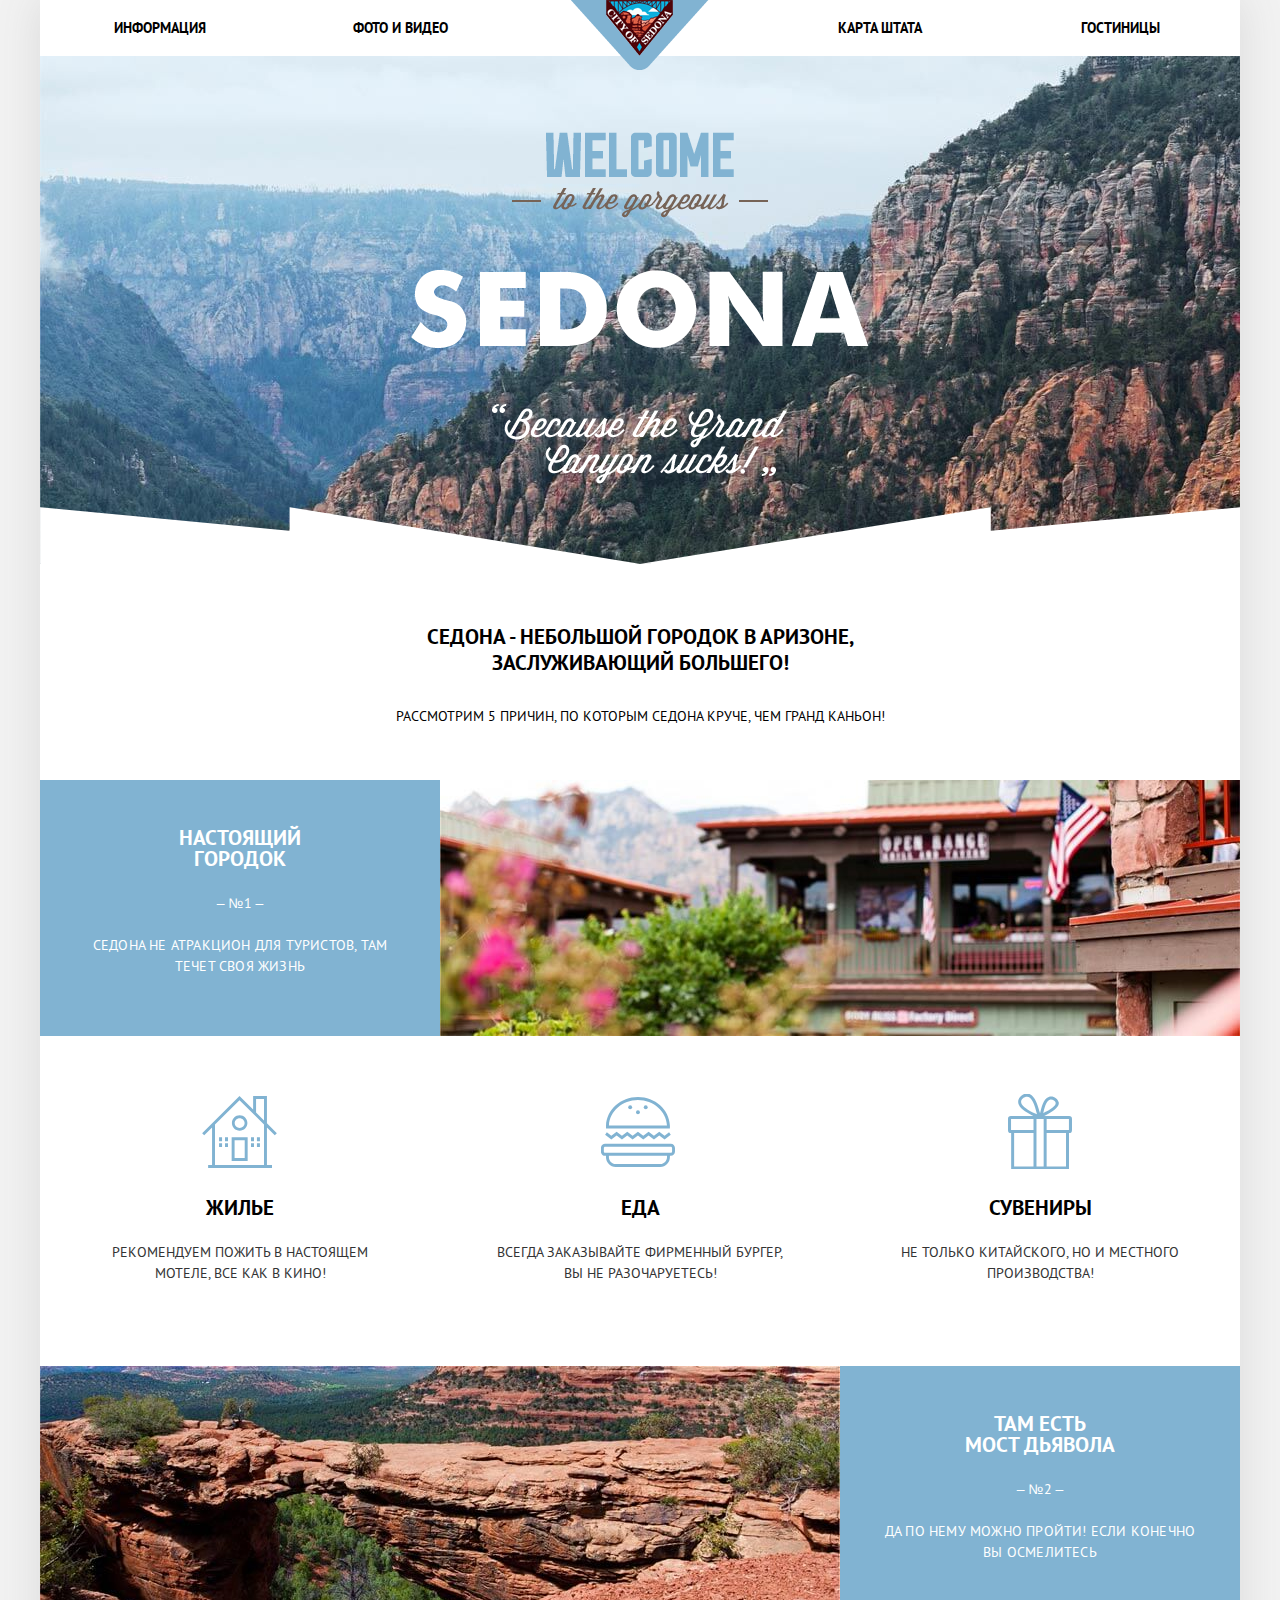
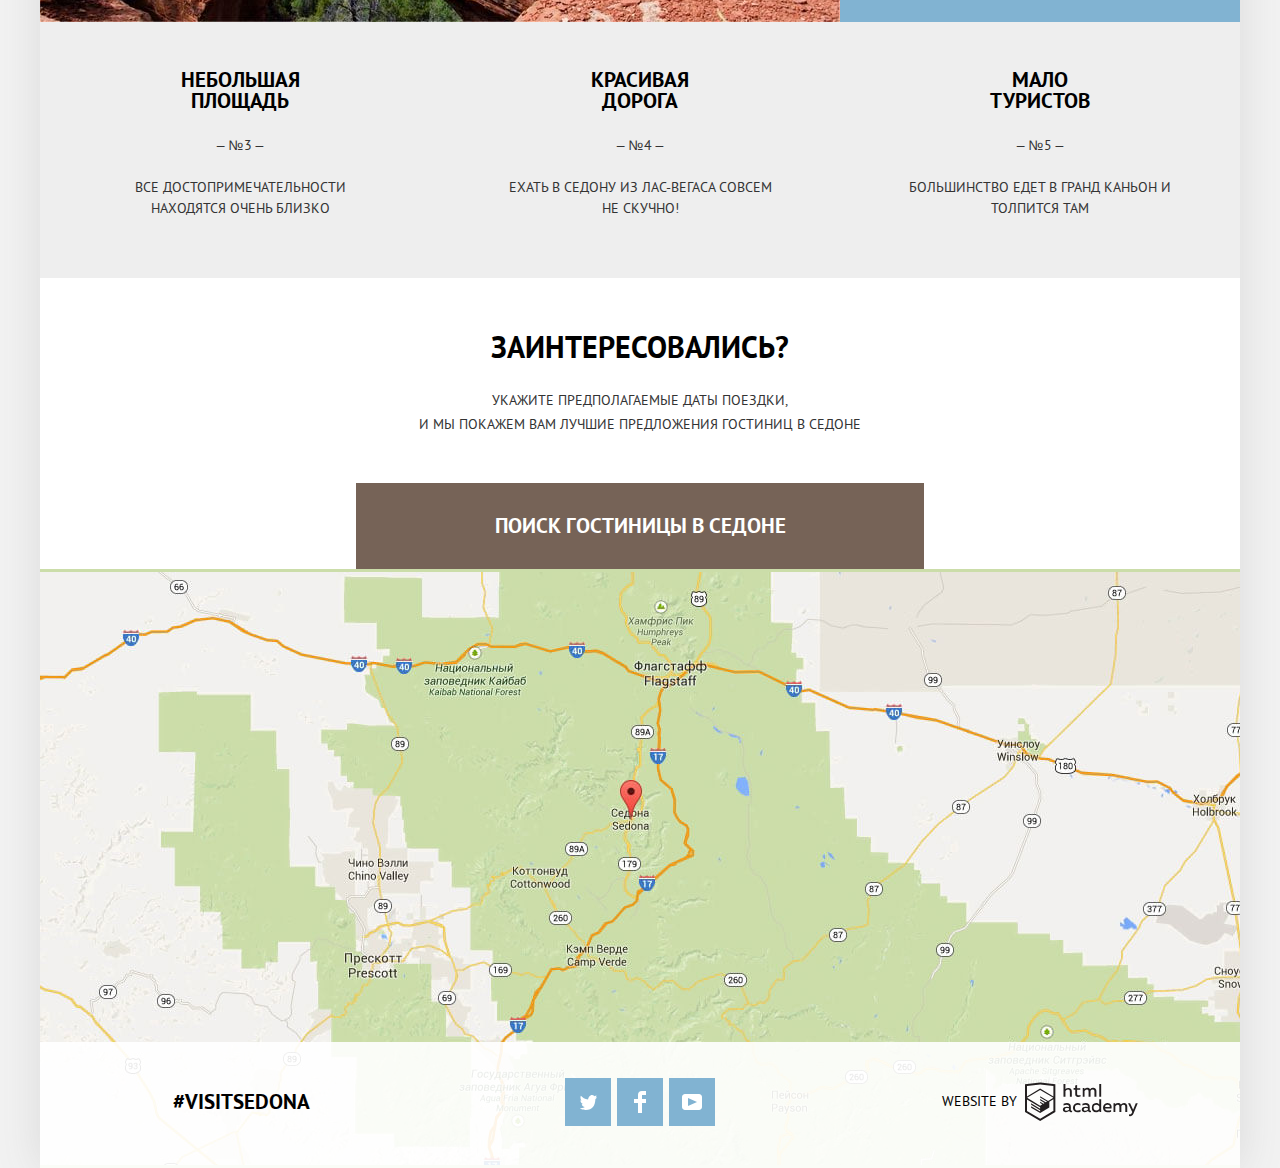
<file: index.html>
<!DOCTYPE html>
<html lang="ru">
  <head>
    <meta charset="utf-8">
    <title>HTML Academy: Седона</title>
    <link rel= "stylesheet" href= "css/normalize.min.css">
    <link rel= "stylesheet" href= "css/style.min.css">
  </head>
  <body>
    <div class= "wrapper">
      <header class= "main-header">
        <nav class= "main-navigation">
          <a class= "main-header-logo">
            <img src= "img/main-logo.png" alt= "логотип" width= "138" height= "70">
          </a>
          <ul class= "site-navigation">
            <li><a href= "#">Информация</a></li>
            <li><a href= "#">Фото и видео</a></li>
            <li><a href= "#">Карта штата</a></li>
            <li><a href= "hotels.html">Гостиницы</a></li>
          </ul>
        </nav>
      </header>

      <main class= "index">
        <div class= "intro">
        </div>

        <div class= "advantages">
          <h1>Седона - небольшой городок в Аризоне, заслуживающий большего!</h1>
          <p>Рассмотрим 5 причин, по которым Седона круче, чем Гранд каньон!</p>
        </div>

        <section class= "reasons-container">
          <h2 class= "visually-hidden">Причины посетить седону</h2>
            <ol class="reasons-list">
              <li class="item-reason item-reason-top">
                <div class="reason-description">
                  <h2>Настоящий городок</h2>
                  <p>&ndash; №1 &ndash;</p>
                  <p>Седона не атракцион для туристов, там течет своя жизнь</p>
                </div>
                <div class="reason-image">
                  <img src= "img/true-city.jpg" alt= "великолепный город Седона" width= "800" height= "256">
                </div>

                <ul class="reason-features-list">
                  <li class="item-feature">
                    <b>Жилье</b>
                    <p>Рекомендуем пожить в настоящем мотеле, все как в кино!</p>
                  </li>
                  <li class="item-feature">
                    <b>Еда</b>
                    <p>Всегда заказывайте фирменный бургер, вы не разочаруетесь!</p>
                  </li>
                  <li class="item-feature">
                    <b>Сувениры</b>
                    <p>Не только китайского, но и местного производства!</p>
                  </li>
                </ul>
              </li>
               <li class="item-reason">
                  <div class="reason-image">
                    <img src= "img/devil-bridge.jpg" alt= "завораживающий мост дьявола" width= "800" height= "256">
                  </div>
                  <div class="reason-description">
                  <h2>Там есть<br>
                   мост дьявола</h2>
                  <p>&ndash; №2 &ndash;</p>
                  <p>Да по нему можно пройти! Если конечно вы осмелитесь</p>
                  </div>
                </li>
                <li class="item-reason item-reason-bottom">
                  <h2>Небольшая площадь</h2>
                  <p>&ndash; №3 &ndash;</p>
                  <p>Все достопримечательности находятся очень близко</p>
                </li>
                <li class="item-reason item-reason-bottom dd">
                  <h2>Красивая дорога</h2>
                  <p>&ndash; №4 &ndash;</p>
                  <p>Ехать в Седону из Лас-Вегаса совсем не скучно!</p>
                </li>
                <li class="item-reason item-reason-bottom">
                  <h2>Мало туристов</h2>
                  <p>&ndash; №5 &ndash;</p>
                  <p>Большинство едет в Гранд Каньон и толпится там</p>
                </li>
            </ol>
        </section>

        <section class= "service">
          <h2 class= "visually-hidden">Поиск гостиниц в Седоне</h2>
          <b>Заинтересовались?</b>
          <p>Укажите предполагаемые даты поездки,<br>
          и мы покажем вам лучшие предложения гостиниц в Седоне</p>
          <button class= "btn-service" type= "button">Поиск гостиницы в Седоне</button>

           <!--Выпадающее окно===============================================================-->
          <div class= "search-hotels modal-show">
            <form class= "search-hotels-form" method= "post" action= "http://echo.htmlacademy.ru">
              <div class= "search-field  search-field-arrival">
                <label for= "arrival-date">Дата заезда:</label>
                <div class= "search-control">
                  <input id= "arrival-date" type= "text" name= "arrival-date" value="24 апреля 2017" required>
                  <button class= "calendar-btn" type= "button">
                    <svg class= "calendar-btn-icon" xmlns="http://www.w3.org/2000/svg" width="21" height="22" viewBox="0 0 21 22"><path d="M19.251 2.025h-2.845V.648c0-.381-.294-.689-.656-.689-.363 0-.656.308-.656.689v1.377h-3.938V.648c0-.381-.294-.689-.655-.689-.363 0-.657.308-.657.689v1.377H5.906V.648c0-.381-.294-.689-.656-.689-.363 0-.657.308-.657.689v1.377H1.75C.784 2.025 0 2.847 0 3.862v16.302C0 21.179.784 22 1.75 22h17.501c.966 0 1.749-.821 1.749-1.836V3.862c0-1.015-.783-1.837-1.749-1.837zm.437 18.139a.448.448 0 0 1-.437.459H1.75a.45.45 0 0 1-.438-.459V3.862a.45.45 0 0 1 .438-.459h2.844v1.378c0 .381.294.689.657.689.362 0 .656-.308.656-.689V3.403h3.938v1.378c0 .381.294.689.657.689.361 0 .655-.308.655-.689V3.403h3.938v1.378c0 .381.293.689.656.689.362 0 .656-.308.656-.689V3.403h2.845c.241 0 .437.206.437.459v16.302z"/><path d="M4.594 8.225h2.625v2.066H4.594zM4.594 11.668h2.625v2.067H4.594zM4.594 15.112h2.625v2.066H4.594zM9.188 15.112h2.625v2.066H9.188zM9.188 11.668h2.625v2.067H9.188zM9.188 8.225h2.625v2.066H9.188zM13.781 15.112h2.625v2.066h-2.625zM13.781 11.668h2.625v2.067h-2.625zM13.781 8.225h2.625v2.066h-2.625z"/></svg>
                    <span class= "visually-hidden">Календарь</span></button>
                </div>
              </div>

              <div class= "search-field  search-field-departure">
                <label for= "departure-date">Дата выезда:</label>
                <div class= "search-control">
                  <input id= "departure-date" type= "text" name= "departure-date" value="4 июля 2017" required>
                  <button class= "calendar-btn" type= "button">
                    <svg class= "calendar-btn-icon" xmlns="http://www.w3.org/2000/svg" width="21" height="22" viewBox="0 0 21 22"><path d="M19.251 2.025h-2.845V.648c0-.381-.294-.689-.656-.689-.363 0-.656.308-.656.689v1.377h-3.938V.648c0-.381-.294-.689-.655-.689-.363 0-.657.308-.657.689v1.377H5.906V.648c0-.381-.294-.689-.656-.689-.363 0-.657.308-.657.689v1.377H1.75C.784 2.025 0 2.847 0 3.862v16.302C0 21.179.784 22 1.75 22h17.501c.966 0 1.749-.821 1.749-1.836V3.862c0-1.015-.783-1.837-1.749-1.837zm.437 18.139a.448.448 0 0 1-.437.459H1.75a.45.45 0 0 1-.438-.459V3.862a.45.45 0 0 1 .438-.459h2.844v1.378c0 .381.294.689.657.689.362 0 .656-.308.656-.689V3.403h3.938v1.378c0 .381.294.689.657.689.361 0 .655-.308.655-.689V3.403h3.938v1.378c0 .381.293.689.656.689.362 0 .656-.308.656-.689V3.403h2.845c.241 0 .437.206.437.459v16.302z"/><path d="M4.594 8.225h2.625v2.066H4.594zM4.594 11.668h2.625v2.067H4.594zM4.594 15.112h2.625v2.066H4.594zM9.188 15.112h2.625v2.066H9.188zM9.188 11.668h2.625v2.067H9.188zM9.188 8.225h2.625v2.066H9.188zM13.781 15.112h2.625v2.066h-2.625zM13.781 11.668h2.625v2.067h-2.625zM13.781 8.225h2.625v2.066h-2.625z"/></svg>
                    <span class= "visually-hidden">Календарь</span></button>
                </div>
              </div>


              <div class= "search-field  search-field-quantity">
                <label for= "quantity-adult-id">Взрослые:</label>
                <div class= "container search-adult-quantity quantity-custom">
                  <button class= "btn btn-minus" type= "button">
                  <span class= "visually-hidden">уменьшить на один</span></button>
                  <input id= "quantity-adult-id" type= "text" name= "quantity-adult" value= "2" required>
                  <button class= "btn btn-plus" type= "button">
                  <span class= "visually-hidden">увеличить на один</span></button>
                </div>
              </div>

              <div class= "search-field  search-field-quantity">
                <label for= "quantity-kids-id">Дети:</label>
                <div class= "container search-kids-quantity">
                  <button class= "btn btn-minus" type= "button">
                  <span class= "visually-hidden">уменьшить на один</span></button>
                  <input id= "quantity-kids-id" type= "text" name= "quantity-kids" value= "0" required>
                  <button class= "btn btn-plus" type= "button">
                  <span class= "visually-hidden">увеличить на один</span></button>
                </div>
              </div>

              <button class= "btn search-btn" type= "submit">Найти</button>
            </form>
          </div>
          <!--конец выпадающего окна=========================================================-->
        </section>

        <article class= "main-map">
          <h2 class= "visually-hidden">Интерактивная карта</h2>
          <iframe src="https://www.google.com/maps/embed?pb=!1m14!1m8!1m3!1d419207.23011955904!2d-111.8980417!3d34.8296723!3m2!1i1024!2i768!4f13.1!3m3!1m2!1s0x872da132f942b00d%3A0x5548c523fa6c8efd!2z0KHQtdC00L7QvdCwLCDQkNGA0LjQt9C-0L3QsCA4NjMzNiwg0KHQqNCQ!5e0!3m2!1sru!2sru!4v1512242428967" width="1200" height="593" style="border:0" allowfullscreen></iframe>
        </article>
      </main>

      <footer class= "main-footer footer-index">
        <div class= "container">
          <p>#VISITSEDONA</p>

          <ul class= "footer-social">
            <li>
              <a class= "social-btn social-btn-twitter" href= "#">
                <svg  class= "social-icon" xmlns="http://www.w3.org/2000/svg" xmlns:xlink="http://www.w3.org/1999/xlink" width="17" height="15" viewBox="0 0 17 15"><path d="M10.95.144c1.685-.496 2.984.27 3.577 1.179.673-.231 1.331-.481 2.011-.708a2.345 2.345 0 0 1-.857 1.768c.685.17 1.304-.491 1.304-.491-.169 1-1.006 1.788-1.563 2.024-.231 6.75-3.175 11.217-10.077 11.082h-.446c-.41 0-4.164-.46-4.898-1.887 2.271.196 3.893-.422 4.693-1.177-.96-.3-2.679-.477-2.979-2.95.349.106.564.228 1.19.119C1.705 8.247.374 7.53.448 5.33c.285.328 1.067.536 1.34.472C1.085 5.561-.182 2.442.894.85c1.818 1.854 3.735 3.606 7.152 3.773C8.254 2.33 9.183.793 10.95.144z"/></svg>
                <span class= "visually-hidden">Твиттер</span>
              </a>
            </li>
            <li>
              <a class= "social-btn social-btn-facebook" href= "#">
                <svg  class= "social-icon" xmlns="http://www.w3.org/2000/svg" width="12" height="22" viewBox="0 0 12 22"><path d="M12 4V0H8a4 4 0 0 0-4 4v4H0v4h4v10h4V12h4V8H8V4h4z"/></svg>
                <span class= "visually-hidden">Фейсбук</span>
              </a>
            </li>
            <li>
              <a class= "social-btn social-btn-youtube" href= "#">
                <svg  class= "social-icon" xmlns="http://www.w3.org/2000/svg" xmlns:xlink="http://www.w3.org/1999/xlink" width="20" height="16" viewBox="0 0 20 16"><path d="M17 0H3C1.35 0 0 1.35 0 3v10c0 1.65 1.35 3 3 3h14c1.65 0 3-1.35 3-3V3c0-1.65-1.35-3-3-3zM6.027 11.998V4.002L15.014 8l-8.987 3.998z"/></svg>
                <span class= "visually-hidden">Ютуб</span>
              </a>
            </li>
          </ul>

          <p class= "footer-copyright">
            <span>Website by</span>
            <a class= "author-logo" href= "https://htmlacademy.ru/intensive/htmlcss">
              <span class= "visually-hidden">Перейти на сайт автора - HTML Academy</span>
              <svg class= "academy-icon" id="Layer_1" data-name="Layer 1" xmlns="http://www.w3.org/2000/svg" width= "120" height= "50" viewBox="0 0 115 41">
                <title>logo-htmlacademy-small1</title>
                <path d="M44.61,26.88a2,2,0,0,0,.55-0.1v1.33a3.25,3.25,0,0,1-1.18.21,1.67,1.67,0,0,1-1.67-1,4.84,4.84,0,0,1-3.14,1.08c-1.51,0-2.91-.83-2.91-2.55,0-2.13,2-2.79,3.71-2.79a11.08,11.08,0,0,1,2.17.25v-0.3c0-1-.76-1.77-2.19-1.77a7.42,7.42,0,0,0-3,.64v-1.7a10.21,10.21,0,0,1,3.19-.55c2.36,0,3.81,1.12,3.81,3.65v3a0.54,0.54,0,0,0,.49.59h0.17Zm-6.44-1.13A1.35,1.35,0,0,0,39.63,27h0.11a3.39,3.39,0,0,0,2.41-1V24.58a9.72,9.72,0,0,0-1.81-.21c-1,0-2.16.33-2.16,1.38h0Zm12.36-6.11a5,5,0,0,1,2.57.64V22a4.08,4.08,0,0,0-2.3-.7,2.75,2.75,0,1,0,0,5.49,5,5,0,0,0,2.43-.64v1.71a6.27,6.27,0,0,1-2.76.57A4.21,4.21,0,0,1,46,24.51q0-.21,0-0.41a4.32,4.32,0,0,1,4.18-4.46h0.38Zm12.17,7.24a2,2,0,0,0,.55-0.1v1.33a3.25,3.25,0,0,1-1.18.21,1.67,1.67,0,0,1-1.67-1,4.84,4.84,0,0,1-3.14,1.08c-1.51,0-2.91-.83-2.91-2.55,0-2.13,2-2.79,3.71-2.79a11.08,11.08,0,0,1,2.17.25v-0.3c0-1-.76-1.77-2.19-1.77a7.42,7.42,0,0,0-3,.64v-1.7a10.21,10.21,0,0,1,3.19-.55c2.36,0,3.81,1.12,3.81,3.65v3a0.54,0.54,0,0,0,.49.59h0.17Zm-6.44-1.13A1.35,1.35,0,0,0,57.73,27h0.11a3.39,3.39,0,0,0,2.41-1V24.58a9.72,9.72,0,0,0-1.81-.21c-1.06,0-2.16.33-2.16,1.38h0ZM73,16V28.2H71.35V26.88a3.88,3.88,0,0,1-3.19,1.54,4.4,4.4,0,0,1,0-8.78,3.81,3.81,0,0,1,3,1.3V16H73Zm-4.53,5.22a2.76,2.76,0,1,0,0,5.52A2.86,2.86,0,0,0,71.15,25V23A2.91,2.91,0,0,0,68.49,21.27ZM79,19.64c3.31,0,4.46,2.68,3.92,5.09H76.7c0.21,1.5,1.67,2.11,3.19,2.11a6.11,6.11,0,0,0,2.64-.59v1.6a7.14,7.14,0,0,1-3,.57C77,28.42,74.78,27,74.78,24a4.18,4.18,0,0,1,4-4.39H79Zm0.09,1.54a2.28,2.28,0,0,0-2.44,2.1v0.06H81.3A2,2,0,0,0,79.13,21.18Zm5.73,7V19.87h1.65v1a3.81,3.81,0,0,1,2.78-1.27A2.86,2.86,0,0,1,91.89,21a4.12,4.12,0,0,1,2.91-1.33A3.06,3.06,0,0,1,98,23V28.2h-1.9V23.05a1.59,1.59,0,0,0-1.42-1.75H94.42a2.8,2.8,0,0,0-2.07,1.12V28.2h-1.9V23.05A1.59,1.59,0,0,0,89,21.31H88.8a3,3,0,0,0-2.21,1.29v5.63H84.86Zm21.31-8.33h1.9l-3.91,9.46c-0.9,2.17-2.09,2.86-3.35,2.86a4.76,4.76,0,0,1-1.1-.14V30.46a2.86,2.86,0,0,0,.85.12c0.9,0,1.58-.64,2.07-1.9l0.17-.42-4-8.4h2l2.86,6.29ZM38.73,1.46V6.22a3.81,3.81,0,0,1,2.7-1.14,3.25,3.25,0,0,1,3.44,3.4v5.15H43V8.72a1.81,1.81,0,0,0-1.61-2h-0.3a2.93,2.93,0,0,0-2.32,1.39v5.52h-1.9V1.46h1.9ZM49.94,2.31v3h3V6.91h-3v3.81c0,1.1.5,1.46,1.58,1.46a4.49,4.49,0,0,0,1.69-.33v1.6A6.8,6.8,0,0,1,51,13.8a2.55,2.55,0,0,1-2.86-2.74V6.89H46.58V5.26h1.5V2.74Zm5.4,11.31V5.28H57v1A3.81,3.81,0,0,1,59.77,5a2.86,2.86,0,0,1,2.6,1.33A4.12,4.12,0,0,1,65.28,5,3.06,3.06,0,0,1,68.44,8.4v5.21h-1.9V8.46a1.59,1.59,0,0,0-1.42-1.75H64.89a2.8,2.8,0,0,0-2.07,1.12v5.78h-1.9V8.46A1.59,1.59,0,0,0,59.5,6.71H59.27A3,3,0,0,0,57.06,8v5.63H55.34ZM71.17,1.45H73V13.6H71.17V1.45ZM14.71,0H14.55L0,1.54V28.21l14.55,8.66,14.55-8.66V1.54Zm12.5,27.1L14.55,34.64,1.9,27.12V16.18l12.59,7.5V25L5.86,19.9v1.31l8.68,5.21v1.39L5.87,22.65V24l8.68,5.21,8.75-5.24V18.31L27.2,16V27.12Zm0-12.53-3.48,2-1.6,1L14.51,13v1.31L21,18.23H21l-0.14.09-1,.54-5.37-3.2V17l4.24,2.52-1,.67-3.2-1.9v1.31l2.1,1.24L14.5,22.1,2,14.65,14.51,7.11Zm0-1.32L14.49,5.76,1.91,13.25v-10L14.56,1.92,27.21,3.25v10h0Z" transform="translate(0 -0.02)"/>
              </svg>
            </a>
          </p>
        </div>
      </footer>
    </div>
   <script src= "js/script.min.js"></script>
  </body>
</html>
</file>
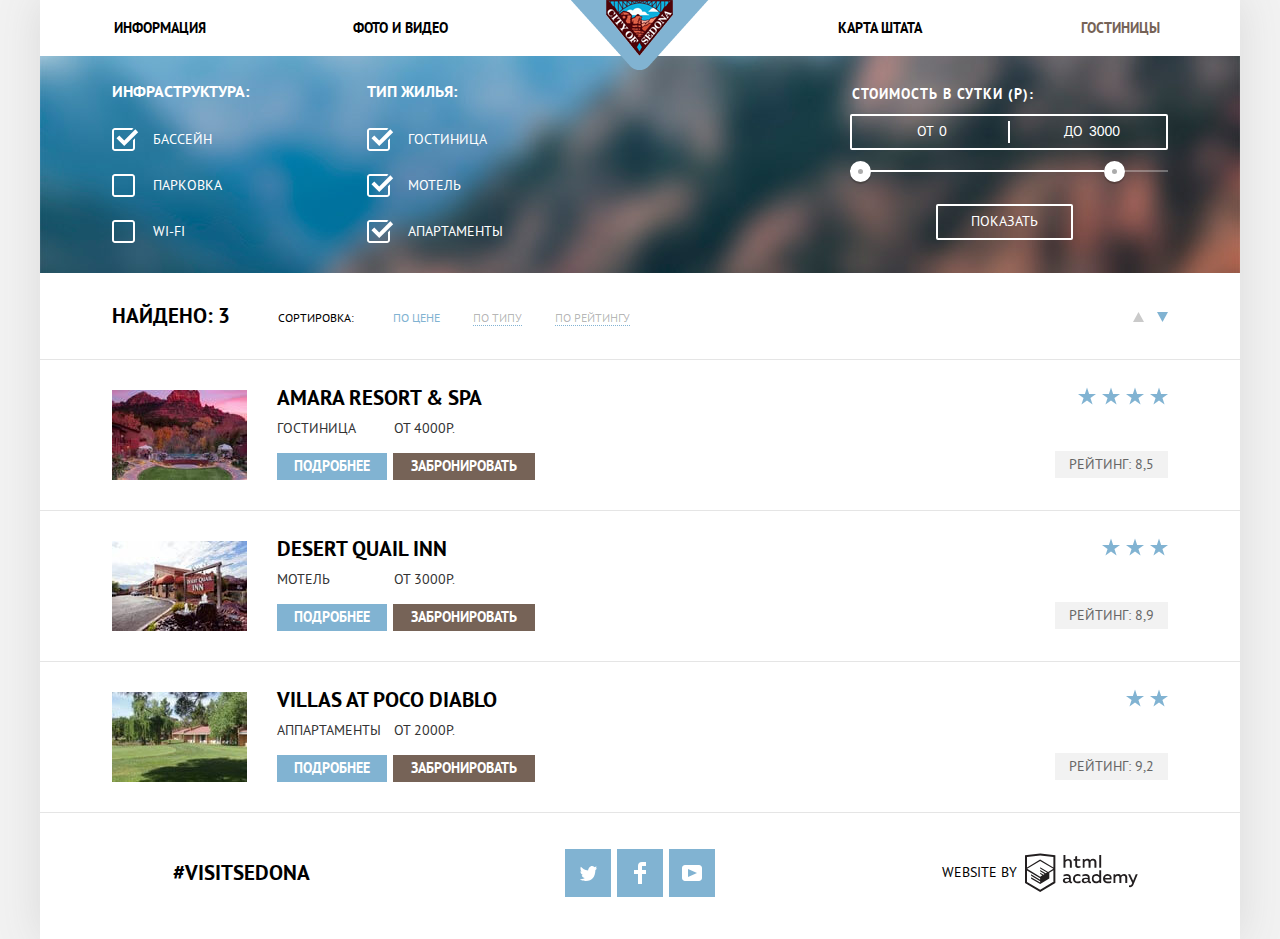
<file: hotels.html>
<!DOCTYPE html>
<html lang="ru">
  <head>
    <meta charset="utf-8">
    <title>HTML Academy: Седона/гостиницы</title>
    <link rel= "stylesheet" href= "css/normalize.min.css">
    <link rel= "stylesheet" href= "css/style.min.css">
  </head>
  <body>
    <div class= "wrapper">
      <header class= "main-header">
        <nav class= "main-navigation">
          <a class= "main-header-logo" href= "index.html" >
            <img src= "img/main-logo.png" alt= "логотип" width= "138" height= "70">
          </a>
          <ul class= "site-navigation">
            <li><a  href= "#">Информация</a></li>
            <li><a  href= "#">Фото и видео</a></li>
            <li><a  href= "#">Карта штата</a></li>
            <li><a class= "current">Гостиницы</a></li>
          </ul>
        </nav>
      </header>

      <h1 class= "visually-hidden">Поиск гостиниц</h1>
      <div class= "filter-container">
        <form class= "hotels-filter" id= "hotels-filter-id" method= "post" action= "http://echo.htmlacademy.ru">
          <div class= "container">
            <fieldset class = "filter-checkboxs checkboxs-infrastructure">
              <legend>Инфраструктура:</legend>
              <input class= "checkbox" id= "infrastructure-pool-id" type= "checkbox" name= "infrastructure-pool" checked>
              <label for= "infrastructure-pool-id">Бассейн</label>
              <input class= "checkbox" id= "infrastructure-parking-id" type= "checkbox" name= "infrastructure-parking">
              <label for= "infrastructure-parking-id">Парковка</label>
              <input class= "checkbox" id= "infrastructure-wifi-id" type= "checkbox" name= "infrastructure-wifi">
              <label for= "infrastructure-wifi-id">WI-FI</label>
            </fieldset>
          </div>

          <div class= "container">
            <fieldset class = "filter-checkboxs checkboxs-housing">
              <legend>Тип жилья:</legend>
              <input class= "checkbox" id= "housing-hotel-id" type= "checkbox" name= "housing-hotel" checked>
              <label for= "housing-hotel-id">Гостиница</label>
              <input class= "checkbox" id= "housing-motel-id" type= "checkbox" name= "housing-motel" checked>
              <label for= "housing-motel-id"> Мотель</label>
              <input class= "checkbox" id= "housing-apartments-id" type= "checkbox" name= "housing-apartments" checked>
              <label for= "housing-apartments-id">Апартаменты</label>
            </fieldset>
          </div>

          <fieldset class= "filter-price">
            <div class="filter-range">
              <p class="filter-range-title">Стоимость в сутки (р):</p>
              <div class= container>
                <div class="price-controls">
                  <label class="min-price">
                    <span class= "visually-hidden">Поле минимальной цены</span>
                    от
                    <input type="text" name="min-price" value="0">
                  </label>
                  <label class="max-price">
                    <span class= "visually-hidden">Поле максимальной цены</span>
                    до
                    <input type="text" name="max-price" value="3000">
                  </label>
                </div>
                <div class="range-controls">
                  <div class="scale">
                    <div class="bar"></div>
                  </div>
                  <div class="range-toggle range-toggle-min"></div>
                  <div class="range-toggle range-toggle-max"></div>
                </div>
              </div>
              <button class= "filter-btn" type= "submit">Показать
                <span class= "visually-hidden">Показать найденные отели</span>
              </button>
            </div>
          </fieldset>
        </form>
      </div>

      <main class="hotels">
        <section class= "sort">
          <div class= "sort-container">
            <h2 class= "visually-hidden">Сортировка результатов</h2>
            <p>
              <b>Найдено:
                <output name="filter-found" form= "hotels-filter-id">3</output>
              </b>
            </p>

            <ul class= "sort-properties">
              <li><span>Сортировка:</span>
              <li><button class= "sort-btn current" type= "button">По цене</button></li>
              <li><button class= "sort-btn" type= "button">По типу</button></li>
              <li><button class= "sort-btn" type= "button">По рейтингу</button></li>
            </ul>

            <ul class= "sort-arrows">
              <li>
                <button class= "arrows-btn" type= "button">
                  <svg class= "arrows-btn-icon" xmlns="http://www.w3.org/2000/svg" width="11" height="10" viewBox="0 0 11 10"><path  d="M5.5 0L0 10h11z"/></svg>
                  <span class= "visually-hidden">По возрастанию</span></button></li>
              <li>
                <button class= "arrows-btn" type= "button">
                  <svg class= "arrows-btn-icon current" xmlns="http://www.w3.org/2000/svg" width="11" height="10" viewBox="0 0 11 10"><path d="M5.5 10L0 0h11"/></svg>
                  <span class= "visually-hidden">По убыванию</span></button></li>
            </ul>
          </div>
        </section>

        <div class= "sort-found">
          <div class= "search-item">
            <div class= "item-container">
              <img src= "img/amarata-small.jpg" alt= "фото гостиницы" width= "135" height= "90">
              <div class= "item-info">
                <h3><a href= "#">Amara resort & spa</a></h3>
                <div class= "info-container">
                  <p>Гостиница</p>  <p>от 4000р.</p>
                </div>
                <a class= "btn btn-details" href= "#">Подробнее</a>
                <a class= "btn btn-reserve-it" href= "#">Забронировать</a>
              </div>
              <div class= "item-rate">
                <ul class= "rate-star">
                  <li>
                    <img src= "img/star.svg" alt= "картинка звезды рейтинга" width= "18" height= "18">
                  </li>
                  <li>
                    <img src= "img/star.svg" alt= "картинка звезды рейтинга" width= "18" height= "18">
                  </li>
                  <li>
                    <img src= "img/star.svg" alt= "картинка звезды рейтинга" width= "18" height= "18">
                  </li>
                  <li>
                    <img src= "img/star.svg" alt= "картинка звезды рейтинга" width= "18" height= "18">
                  </li>
                </ul>
                <span>Рейтинг: 8,5</span>
              </div>
            </div>
          </div>

          <div class= "search-item">
            <div class= "item-container">
              <img src= "img/quail-small.jpg" alt= "фото мотеля" width= "135" height= "90">
              <div class= "item-info">
                <h3><a href= "#">Desert quail inn</a></h3>
                <div class= "info-container">
                  <p>Мотель</p>  <p>от 3000р.</p>
                </div>
                <a class= "btn btn-details" href= "#">Подробнее</a>
                <a class= "btn btn-reserve-it" href= "#">Забронировать</a>
              </div>
              <div class= "item-rate">
                <ul class= "rate-star">
                  <li>
                    <img src= "img/star.svg" alt= "картинка звезды рейтинга" width= "18" height= "18">
                  </li>
                  <li>
                    <img src= "img/star.svg" alt= "картинка звезды рейтинга" width= "18" height= "18">
                  </li>
                  <li>
                    <img src= "img/star.svg" alt= "картинка звезды рейтинга" width= "18" height= "18">
                  </li>
                </ul>
                <span>Рейтинг: 8,9</span>
              </div>
            </div>
          </div>

          <div class= "search-item">
            <div class= "item-container">
              <img src= "img/pocco-small.jpg" alt= "фото аппартаментов" width= "135" height= "90">
              <div class= "item-info">
                <h3><a href= "#">Villas at Poco Diablo</a></h3>
                <div class= "info-container">
                  <p>Аппартаменты</p>  <p>от 2000р.</p>
                </div>
                <a class= "btn btn-details" href= "#">Подробнее</a>
                <a class= "btn btn-reserve-it" href= "#">Забронировать</a>
              </div>
              <div class= "item-rate">
                <ul class= "rate-star">
                  <li>
                    <img src= "img/star.svg" alt= "картинка звезды рейтинга" width= "18" height= "18">
                  </li>
                  <li>
                    <img src= "img/star.svg" alt= "картинка звезды рейтинга" width= "18" height= "18">
                  </li>
                </ul>
                <span>Рейтинг: 9,2</span>
              </div>
            </div>
            </div>
          </div>
      </main>

      <footer class= "main-footer">
        <div class= "container">
          <p>#VISITSEDONA</p>

          <ul class= "footer-social">
            <li>
              <a class= "social-btn social-btn-twitter" href= "#">
                <svg  class= "social-icon" xmlns="http://www.w3.org/2000/svg" xmlns:xlink="http://www.w3.org/1999/xlink" width="17" height="15" viewBox="0 0 17 15"><path d="M10.95.144c1.685-.496 2.984.27 3.577 1.179.673-.231 1.331-.481 2.011-.708a2.345 2.345 0 0 1-.857 1.768c.685.17 1.304-.491 1.304-.491-.169 1-1.006 1.788-1.563 2.024-.231 6.75-3.175 11.217-10.077 11.082h-.446c-.41 0-4.164-.46-4.898-1.887 2.271.196 3.893-.422 4.693-1.177-.96-.3-2.679-.477-2.979-2.95.349.106.564.228 1.19.119C1.705 8.247.374 7.53.448 5.33c.285.328 1.067.536 1.34.472C1.085 5.561-.182 2.442.894.85c1.818 1.854 3.735 3.606 7.152 3.773C8.254 2.33 9.183.793 10.95.144z"/></svg>
                <span class= "visually-hidden">Твиттер</span>
              </a>
            </li>
            <li>
              <a class= "social-btn social-btn-facebook" href= "#">
                <svg  class= "social-icon" xmlns="http://www.w3.org/2000/svg" width="12" height="22" viewBox="0 0 12 22"><path d="M12 4V0H8a4 4 0 0 0-4 4v4H0v4h4v10h4V12h4V8H8V4h4z"/></svg>
                <span class= "visually-hidden">Фейсбук</span>
              </a>
            </li>
            <li>
              <a class= "social-btn social-btn-youtube" href= "#">
                <svg  class= "social-icon" xmlns="http://www.w3.org/2000/svg" xmlns:xlink="http://www.w3.org/1999/xlink" width="20" height="16" viewBox="0 0 20 16"><path d="M17 0H3C1.35 0 0 1.35 0 3v10c0 1.65 1.35 3 3 3h14c1.65 0 3-1.35 3-3V3c0-1.65-1.35-3-3-3zM6.027 11.998V4.002L15.014 8l-8.987 3.998z"/></svg>
                <span class= "visually-hidden">Ютуб</span>
              </a>
            </li>
          </ul>

          <p class= "footer-copyright">
            <span>Website by</span>
            <a class= "author-logo" href= "https://htmlacademy.ru/intensive/htmlcss">
              <span class= "visually-hidden">HTML Academy</span>
              <svg class= "academy-icon" id="Layer_1" data-name="Layer 1" xmlns="http://www.w3.org/2000/svg" width= "120" height= "50" viewBox="0 0 115 41">
                <title>logo-htmlacademy-small1</title>
                <path d="M44.61,26.88a2,2,0,0,0,.55-0.1v1.33a3.25,3.25,0,0,1-1.18.21,1.67,1.67,0,0,1-1.67-1,4.84,4.84,0,0,1-3.14,1.08c-1.51,0-2.91-.83-2.91-2.55,0-2.13,2-2.79,3.71-2.79a11.08,11.08,0,0,1,2.17.25v-0.3c0-1-.76-1.77-2.19-1.77a7.42,7.42,0,0,0-3,.64v-1.7a10.21,10.21,0,0,1,3.19-.55c2.36,0,3.81,1.12,3.81,3.65v3a0.54,0.54,0,0,0,.49.59h0.17Zm-6.44-1.13A1.35,1.35,0,0,0,39.63,27h0.11a3.39,3.39,0,0,0,2.41-1V24.58a9.72,9.72,0,0,0-1.81-.21c-1,0-2.16.33-2.16,1.38h0Zm12.36-6.11a5,5,0,0,1,2.57.64V22a4.08,4.08,0,0,0-2.3-.7,2.75,2.75,0,1,0,0,5.49,5,5,0,0,0,2.43-.64v1.71a6.27,6.27,0,0,1-2.76.57A4.21,4.21,0,0,1,46,24.51q0-.21,0-0.41a4.32,4.32,0,0,1,4.18-4.46h0.38Zm12.17,7.24a2,2,0,0,0,.55-0.1v1.33a3.25,3.25,0,0,1-1.18.21,1.67,1.67,0,0,1-1.67-1,4.84,4.84,0,0,1-3.14,1.08c-1.51,0-2.91-.83-2.91-2.55,0-2.13,2-2.79,3.71-2.79a11.08,11.08,0,0,1,2.17.25v-0.3c0-1-.76-1.77-2.19-1.77a7.42,7.42,0,0,0-3,.64v-1.7a10.21,10.21,0,0,1,3.19-.55c2.36,0,3.81,1.12,3.81,3.65v3a0.54,0.54,0,0,0,.49.59h0.17Zm-6.44-1.13A1.35,1.35,0,0,0,57.73,27h0.11a3.39,3.39,0,0,0,2.41-1V24.58a9.72,9.72,0,0,0-1.81-.21c-1.06,0-2.16.33-2.16,1.38h0ZM73,16V28.2H71.35V26.88a3.88,3.88,0,0,1-3.19,1.54,4.4,4.4,0,0,1,0-8.78,3.81,3.81,0,0,1,3,1.3V16H73Zm-4.53,5.22a2.76,2.76,0,1,0,0,5.52A2.86,2.86,0,0,0,71.15,25V23A2.91,2.91,0,0,0,68.49,21.27ZM79,19.64c3.31,0,4.46,2.68,3.92,5.09H76.7c0.21,1.5,1.67,2.11,3.19,2.11a6.11,6.11,0,0,0,2.64-.59v1.6a7.14,7.14,0,0,1-3,.57C77,28.42,74.78,27,74.78,24a4.18,4.18,0,0,1,4-4.39H79Zm0.09,1.54a2.28,2.28,0,0,0-2.44,2.1v0.06H81.3A2,2,0,0,0,79.13,21.18Zm5.73,7V19.87h1.65v1a3.81,3.81,0,0,1,2.78-1.27A2.86,2.86,0,0,1,91.89,21a4.12,4.12,0,0,1,2.91-1.33A3.06,3.06,0,0,1,98,23V28.2h-1.9V23.05a1.59,1.59,0,0,0-1.42-1.75H94.42a2.8,2.8,0,0,0-2.07,1.12V28.2h-1.9V23.05A1.59,1.59,0,0,0,89,21.31H88.8a3,3,0,0,0-2.21,1.29v5.63H84.86Zm21.31-8.33h1.9l-3.91,9.46c-0.9,2.17-2.09,2.86-3.35,2.86a4.76,4.76,0,0,1-1.1-.14V30.46a2.86,2.86,0,0,0,.85.12c0.9,0,1.58-.64,2.07-1.9l0.17-.42-4-8.4h2l2.86,6.29ZM38.73,1.46V6.22a3.81,3.81,0,0,1,2.7-1.14,3.25,3.25,0,0,1,3.44,3.4v5.15H43V8.72a1.81,1.81,0,0,0-1.61-2h-0.3a2.93,2.93,0,0,0-2.32,1.39v5.52h-1.9V1.46h1.9ZM49.94,2.31v3h3V6.91h-3v3.81c0,1.1.5,1.46,1.58,1.46a4.49,4.49,0,0,0,1.69-.33v1.6A6.8,6.8,0,0,1,51,13.8a2.55,2.55,0,0,1-2.86-2.74V6.89H46.58V5.26h1.5V2.74Zm5.4,11.31V5.28H57v1A3.81,3.81,0,0,1,59.77,5a2.86,2.86,0,0,1,2.6,1.33A4.12,4.12,0,0,1,65.28,5,3.06,3.06,0,0,1,68.44,8.4v5.21h-1.9V8.46a1.59,1.59,0,0,0-1.42-1.75H64.89a2.8,2.8,0,0,0-2.07,1.12v5.78h-1.9V8.46A1.59,1.59,0,0,0,59.5,6.71H59.27A3,3,0,0,0,57.06,8v5.63H55.34ZM71.17,1.45H73V13.6H71.17V1.45ZM14.71,0H14.55L0,1.54V28.21l14.55,8.66,14.55-8.66V1.54Zm12.5,27.1L14.55,34.64,1.9,27.12V16.18l12.59,7.5V25L5.86,19.9v1.31l8.68,5.21v1.39L5.87,22.65V24l8.68,5.21,8.75-5.24V18.31L27.2,16V27.12Zm0-12.53-3.48,2-1.6,1L14.51,13v1.31L21,18.23H21l-0.14.09-1,.54-5.37-3.2V17l4.24,2.52-1,.67-3.2-1.9v1.31l2.1,1.24L14.5,22.1,2,14.65,14.51,7.11Zm0-1.32L14.49,5.76,1.91,13.25v-10L14.56,1.92,27.21,3.25v10h0Z" transform="translate(0 -0.02)"/>
              </svg>
            </a>
          </p>
        </div>
      </footer>
    </div>
  </body>
</html>
</file>
<file: css/style.min.css>
@font-face{font-family:"PT Sans";src:url(../fonts/ptsans.woff2),url(../fonts/ptsans.woff);font-weight:400}@font-face{font-family:"PT Sans";src:url(../fonts/ptsansbold.woff2),url(../fonts/ptsansbold.woff);font-weight:700}body{font-family:"PT Sans",Arial,sans-serif;font-size:14px;line-height:21px;text-transform:uppercase;color:#000;background-color:#f2f2f2}a{text-decoration:none}img{max-width:100%;height:auto}.wrapper{margin:0 auto;width:1200px;background-color:#fff;-webkit-box-shadow:0 0 40px 2px #dbdbdb;box-shadow:0 0 40px 2px #dbdbdb}.visually-hidden:not(:focus):not(:active){overflow:hidden;position:absolute;margin:-1px;padding:0;width:1px;height:1px;border:0;white-space:nowrap;-webkit-clip-path:inset(100%);clip-path:inset(100%);clip:rect(0 0 0 0)}.site-navigation,.reasons-list,.reason-features-list,.sort-properties,.sort-arrows,.rate-star,.footer-social{list-style:none;padding:0;margin:0}.header{width:1200px;min-height:56px}.main-header-logo{position:absolute;left:50%;-webkit-transform:translateX(-50%);-ms-transform:translateX(-50%);transform:translateX(-50%)}.main-navigation{position:relative;display:-webkit-box;display:-ms-flexbox;display:flex}.site-navigation{display:-webkit-box;display:-ms-flexbox;display:flex;-webkit-box-align:center;-ms-flex-align:center;align-items:center;-ms-flex-wrap:wrap;flex-wrap:wrap;width:100%;min-height:56px;margin:auto;background-color:#fff}.site-navigation li{width:20%;text-align:center}.site-navigation li:nth-child(2){margin-right:20%}.site-navigation a{font-weight:700;line-height:26px;color:#000}.site-navigation .current{color:#766357}.site-navigation a:hover{color:#81b3d2}.site-navigation .current:hover{color:#766357}.site-navigation a:active{color:rgba(0,0,0,.3)}.intro{width:1200px;height:508px;background-color:#81b3d2;background-image:url(../img/intro-bg-fonts.png),url(../img/intro-bg-bottomline.png),url(../img/intro-bg.jpg);background-repeat:no-repeat,no-repeat,no-repeat;background-position:center 76px,bottom,bottom}.advantages{width:576px;padding-top:60px;padding-bottom:51px;margin:0 auto;text-align:center}.advantages h1{margin:0;margin-bottom:27px;font-weight:700;font-size:21px;line-height:26px}.advantages p{margin:0;line-height:26px}.reasons-list{display:-webkit-box;display:-ms-flexbox;display:flex;-ms--ms-flex-wrap:wrap;flex-wrap:wrap;-ms-flex-wrap:wrap;flex-wrap:wrap}.item-reason{display:-webkit-box;display:-ms-flexbox;display:flex;-ms--ms-flex-wrap:wrap;flex-wrap:wrap;-ms-flex-wrap:wrap;flex-wrap:wrap;background-color:#81b3d2}.item-reason .reason-description{width:400px;min-height:256px;text-align:center;-webkit-box-sizing:border-box;box-sizing:border-box;padding-bottom:25px;background-color:#81b3d2}.item-reason .reason-image{width:800px;height:256px}.item-reason img{display:block}.reason-description h2,.item-reason h2{margin:0;margin-top:47px;margin-bottom:24px;padding:0 100px;font-weight:700;font-size:21px;color:#fff}.reason-description p{margin:0;margin-bottom:21px;color:#fff}.reason-description p:nth-child(3){margin:0;padding:0 40px;letter-spacing:.2px}.reason-features-list{display:-webkit-box;display:-ms-flexbox;display:flex;-ms-flex-wrap:wrap;flex-wrap:wrap;background-color:#fff}.reason-features-list .item-feature{display:block;width:400px;min-height:330px;text-align:center;-webkit-box-sizing:border-box;box-sizing:border-box;padding-bottom:25px}.item-feature b{position:relative;display:block;margin:0;margin-top:161px;margin-bottom:24px;font-weight:700;font-size:21px}.item-feature b::before{content:"";position:absolute;top:-103px;left:162px;width:75px;height:75px;background-image:url(../img/icon-1.svg);background-repeat:no-repeat;background-position:center}li.item-feature:nth-child(2) b::before{left:160px;background-image:url(../img/icon-3.svg);background-repeat:no-repeat;background-position:center}li.item-feature:nth-child(3) b::before{background-image:url(../img/icon-2.svg);background-repeat:no-repeat;background-position:center}.item-feature p{margin:0;padding:0 50px;color:#333}.item-reason-bottom{display:block;width:400px;min-height:256px;text-align:center;-webkit-box-sizing:border-box;box-sizing:border-box;padding-bottom:25px}.item-reason-bottom h2{margin:0;margin-top:47px;margin-bottom:24px;padding:0 130px;text-align:center;font-weight:700;font-size:21px;color:#000}.item-reason-bottom p{margin:0 auto;margin-bottom:21px;padding:0 65px;color:#333}.item-reason-bottom p:nth-child(3){margin:0 auto;color:#333}.item-reason-bottom{background-color:#eee}.service{position:relative;width:576px;margin:0 auto;padding-top:51px;text-align:center}.service b{display:block;margin-bottom:23px;font-weight:700;font-size:30px;line-height:36px}.service p{margin:0;margin-bottom:47px;padding:0 50px;line-height:24px;color:#333}.btn-service{width:568px;padding:30px 0;font:inherit;font-weight:700;font-size:21px;line-height:26px;text-transform:inherit;color:#fff;background-color:#766357;border:none;border-radius:0;cursor:pointer}.btn-service:hover{background-color:#604e43}.btn-service:active{color:rgba(255,255,255,.3);background-color:#503e33}.search-hotels{position:absolute;left:4px;display:none;width:568px;min-height:395px;-webkit-box-sizing:border-box;box-sizing:border-box;padding:55px;background-color:#fff;-webkit-box-shadow:0 6px 21px 0 rgba(176,173,176,1);box-shadow:0 6px 21px 0 rgba(176,173,176,1)}.search-hotels-form{display:-webkit-box;display:-ms-flexbox;display:flex;-ms-flex-pack:distribute;justify-content:space-around;-ms--ms-flex-wrap:wrap;flex-wrap:wrap;-ms-flex-wrap:wrap;flex-wrap:wrap;margin:auto;width:458px;min-height:285px}.modal-show{display:-webkit-box;display:-ms-flexbox;display:flex;-webkit-animation-name:slideInDown;animation-name:slideInDown;-webkit-animation-duration:1s;animation-duration:1s}.modal-error{-webkit-animation-name:shake;animation-name:shake;-webkit-animation-duration:1s;animation-duration:1s}.search-field{display:-webkit-box;display:-ms-flexbox;display:flex;-webkit-box-pack:justify;-ms-flex-pack:justify;justify-content:space-between;-webkit-box-align:baseline;-ms-flex-align:baseline;align-items:baseline;width:100%}.search-field-quantity{width:229px}.quantity-custom{margin-right:2px}.search-control{position:relative}.search-field label{display:block;font-weight:700;line-height:26px}.search-field-quantity label[for^="quantity-kids"]{margin-left:50px}.search-field input{width:346px;margin:0;padding:9px 0;padding-left:13px;-webkit-box-sizing:border-box;box-sizing:border-box;font:inherit;font-weight:700;text-transform:inherit;border:none;background-color:#f2f2f2}.search-field-quantity input{width:38px;height:38px;padding-left:15px}.search-field input:hover{background-color:#ebebeb}.search-field input:focus{background-color:#fff}.calendar-btn{position:absolute;right:9px;top:7px;margin:0;padding:0;border:none;border-radius:0;background-color:transparent;cursor:pointer}.search-control .calendar-btn-icon{fill:#cacaca}.search-control .calendar-btn-icon:hover{fill:#000}.search-control .calendar-btn-icon:active{fill:#81b3d2}.search-field-quantity .container{display:-webkit-box;display:-ms-flexbox;display:flex;-ms-flex-pack:distribute;justify-content:space-around}.search-field-quantity .btn{position:relative;width:38px;height:38px;padding:0;margin:0;border:none;border-radius:0;background-color:#f2f2f2;cursor:pointer;font-size:0}.search-field input[name^=quantity-adult],.search-field input[name^=quantity-kids]{-ms-flex-item-align:baseline;align-self:baseline}.search-field-quantity .btn:before,.search-field-quantity .btn:after{content:"";position:absolute;top:18px;left:14px;width:10px;height:3px;background-color:#a9a9a9}.search-field-quantity .btn-plus:after{-webkit-transform:rotate(90deg);-ms-transform:rotate(90deg);transform:rotate(90deg)}.search-field-quantity .btn:hover::before,.search-field-quantity .btn:hover::after{background-color:#000}.search-field-quantity .btn:active::before,.search-field-quantity .btn:active::after{background-color:#81b3d2}.search-btn{display:inline-block;vertical-align:top;width:100%;margin-top:25px;font:inherit;font-weight:700;font-size:21px;line-height:26px;text-transform:inherit;color:#fff;border:none;border-radius:0;background-color:#81b3d2;cursor:pointer}.search-btn:hover{background-color:#669ec0}.search-btn:active{color:rgba(255,255,255,.3);background-color:#5496bd}.main-map{width:1200px;min-height:593px;background-color:#cbdda9;background-image:url(../img/map-picture.jpg);background-repeat:no-repeat;background-position:center}.main-map iframe{frameborder:0}.footer-index{position:relative;margin-top:-126px}.main-footer{display:-webkit-box;display:-ms-flexbox;display:flex;-ms-flex-pack:distribute;justify-content:space-around;-webkit-box-align:start;-ms-flex-align:start;align-items:flex-start;width:1200px;min-height:126px;background-color:rgba(255,255,255,.9)}.main-footer .container{display:-webkit-box;display:-ms-flexbox;display:flex;-webkit-box-pack:justify;-ms-flex-pack:justify;justify-content:space-between;width:1056px;height:120px;-webkit-box-align:center;-ms-flex-align:center;align-items:center}.main-footer p:nth-child(1){width:240px;padding:0;padding-left:61px;-webkit-box-sizing:border-box;box-sizing:border-box;font-weight:700;font-size:21px;line-height:26px}.footer-copyright{width:240px;-webkit-box-align:center;-ms-flex-align:center;align-items:center;-webkit-box-pack:justify;-ms-flex-pack:justify;justify-content:space-between;padding:0 14px;padding-top:10px;padding-right:23px;-webkit-box-sizing:border-box;box-sizing:border-box}.main-footer p:nth-child(3){display:-webkit-box;display:-ms-flexbox;display:flex}.main-footer span{display:block;padding:0;padding-bottom:13px;font-weight:400;font-size:14px;line-height:26px}.main-footer .footer-social{display:-webkit-box;display:-ms-flexbox;display:flex;width:400px}.footer-social .social-icon{margin:auto;fill:#fff}.footer-social .social-btn{display:-webkit-box;display:-ms-flexbox;display:flex;width:46px;height:48px;margin:auto;background-color:#81b3d2}.footer-social li{margin:auto;margin-right:6px}.footer-social li:nth-child(2){margin-left:0}.footer-social li:nth-child(3){margin-left:0;margin-right:auto}.social-btn:hover{background-color:#669ec0}.social-btn:active{background-color:#5496bd}.social-btn:active .social-icon{fill:rgba(255,255,255,.3)}.academy-icon{fill:#231f20}.academy-icon:hover{fill:#81b3d2}.academy-icon:active{fill:#bdbbbc}.hotels-filter{display:-webkit-box;display:-ms-flexbox;display:flex;-webkit-box-pack:start;-ms-flex-pack:start;justify-content:flex-start;-webkit-box-align:start;-ms-flex-align:start;align-items:flex-start;width:1056px;margin:0 auto;padding:25px 0;-webkit-box-sizing:border-box;box-sizing:border-box}.filter-container{width:1200px;min-height:217px;background-color:#81b3d2;background-image:url(../img/filter-hotel-bg.jpg);background-repeat:no-repeat;background-size:cover}.hotels-filter fieldset{border:none}.hotels-filter legend{font-weight:700;font-size:16px;color:#fff}.hotels-filter .checkboxs-infrastructure{width:255px;margin:0;padding:0;padding-top:4px;-webkit-box-sizing:border-box;box-sizing:border-box}.hotels-filter .checkboxs-housing{width:255px;height:160px;margin:0;padding:0;padding-top:4px;-webkit-box-sizing:border-box;box-sizing:border-box}.filter-checkboxs .container{display:-webkit-box;display:-ms-flexbox;display:flex;-webkit-box-orient:vertical;-webkit-box-direction:normal;-ms-flex-direction:column;flex-direction:column;-webkit-box-pack:justify;-ms-flex-pack:justify;justify-content:space-between;width:255px;height:165px;-webkit-box-sizing:border-box;box-sizing:border-box;padding-top:2px;padding-bottom:2px}.filter-checkboxs label{position:relative;display:-webkit-box;display:-ms-flexbox;display:flex;-webkit-box-align:center;-ms-flex-align:center;align-items:center;width:150px;color:#fff;cursor:pointer}.filter-checkboxs label::before{content:"";display:inline-block;vertical-align:middle;width:28px;height:25px;margin:0;margin-right:13px;padding:0;background-image:url(../img/checkbox-off.svg);background-repeat:no-repeat;background-position:left}input[type="checkbox"]:checked + label::before{background-image:url(../img/checkbox-on.svg);background-repeat:no-repeat;background-position:left}.filter-checkboxs input[type="checkbox"]{opacity:0}.checkbox:focus + label:before{-webkit-filter:drop-shadow(0 0 5px rgb(255,255,255));filter:drop-shadow(0 0 5px rgb(255,255,255))}@media screen and (-ms-high-contrast:active),(-ms-high-contrast:none){.checkbox:focus + label:before{-webkit-box-shadow:-3px 1px 3px rgb(255,255,255);box-shadow:-3px 1px 3px rgb(255,255,255)}}input[type="checkbox"]:disabled + label::before{background-image:url(../img/checkbox-off-dis.svg);background-repeat:no-repeat;background-position:left}input[type="checkbox"]:disabled:checked + label::before{background-image:url(../img/checkbox-on-dis.svg);background-repeat:no-repeat;background-position:left}.hotels-filter .filter-price{width:328px;min-height:167px;margin:0;margin-left:auto;padding:0}.filter-range{display:-webkit-box;display:-ms-flexbox;display:flex;-ms--ms-flex-wrap:wrap;flex-wrap:wrap;-ms-flex-wrap:wrap;flex-wrap:wrap;width:328px;height:159px}.filter-range .filter-range-title{margin:0;margin-left:12px;margin-bottom:-4px;padding-top:3px;-webkit-box-sizing:border-box;box-sizing:border-box;letter-spacing:1px;font-weight:700;color:#fff}.filter-price .price-controls{position:relative;display:-webkit-box;display:-ms-flexbox;display:flex;-webkit-box-align:center;-ms-flex-align:center;align-items:center;width:314px;height:32px;font-size:0;border:2px solid #fff;border-radius:2px}.filter-price .container{display:-webkit-box;display:-ms-flexbox;display:flex;-webkit-box-align:end;-ms-flex-align:end;align-items:flex-end;-webkit-box-orient:vertical;-webkit-box-direction:normal;-ms-flex-direction:column;flex-direction:column;-webkit-box-pack:justify;-ms-flex-pack:justify;justify-content:space-between;height:65px;-webkit-box-sizing:border-box;box-sizing:border-box;padding-bottom:7px;width:328px}.price-controls::after{content:"";position:absolute;top:50%;left:50%;width:2px;height:22px;background:#fff;-webkit-transform:translate(-50%,-50%);-ms-transform:translate(-50%,-50%);transform:translate(-50%,-50%)}.price-controls label{display:inline-block;vertical-align:top;width:150px;margin:0;font-size:14px;line-height:21px;color:#fff;cursor:pointer}.price-controls .min-price{width:90px;padding-left:65px}.price-controls .max-price{width:90px;padding-left:57px}.price-controls input{width:50px;margin:0;color:#fff;border:none;background-color:transparent}.range-controls{position:relative}.range-controls .scale{height:2px;width:318px;background:rgba(255,255,255,.3)}.range-controls .bar{width:80%;height:2px;background:#fff}.range-toggle{position:absolute;top:-9px;width:5px;height:5px;background:#ababab;border:8px solid #fff;border-radius:50%;-webkit-box-shadow:0 2px 1px 0 rgba(0,1,1,.2);box-shadow:0 2px 1px 0 rgba(0,1,1,.2);cursor:pointer}.range-toggle-max{left:80%}.range-toggle:hover{width:6px;height:6px}.filter-price .filter-btn{display:inline-block;vertical-align:top;width:137px;min-height:36px;margin:0 auto;-ms-flex-item-align:end;align-self:flex-end;font:inherit;text-transform:inherit;color:#fff;border:2px solid #fff;border-radius:2px;background-color:transparent;cursor:pointer}.filter-price .filter-btn:hover{color:#000;background-color:#fff}.sort{display:-webkit-box;display:-ms-flexbox;display:flex;-ms-flex-pack:distribute;justify-content:space-around;width:1200px;min-height:86px;border-bottom:1px solid #e5e5e5}.sort .sort-container{display:-webkit-box;display:-ms-flexbox;display:flex;-webkit-box-pack:start;-ms-flex-pack:start;justify-content:flex-start;-webkit-box-align:center;-ms-flex-align:center;align-items:center;width:1056px;min-height:86px}.sort-container p:nth-child(2){margin:0;margin-right:48px}.sort b,.sort output{font-weight:700;font-size:21px;line-height:26px}.sort-container .sort-properties{display:-webkit-box;display:-ms-flexbox;display:flex;width:500px;min-height:20px;padding-top:3px;-webkit-box-sizing:border-box;box-sizing:border-box}.sort-properties li:nth-child(1){margin-right:39px}.sort-properties li{position:relative;margin-right:33px}.sort-properties .sort-btn:not(.current)::before{content:"";position:absolute;bottom:2px;width:100%;border-bottom:1px dotted #81b3d2}.sort-properties span{font-size:12px;line-height:18px}.sort-properties .sort-btn{margin:0;padding:0;font:inherit;font-size:12px;line-height:18px;text-transform:inherit;color:rgba(0,0,0,.3);border:none;border-radius:0;background:none;cursor:pointer}.sort-properties .sort-btn.current{color:#81b3d2}.sort-properties .sort-btn:hover{color:#81b3d2}.sort-properties .sort-btn:active{color:#000}.sort-container .sort-arrows{display:-webkit-box;display:-ms-flexbox;display:flex;-webkit-box-pack:justify;-ms-flex-pack:justify;justify-content:space-between;width:35px;padding-top:3px;-webkit-box-sizing:border-box;box-sizing:border-box;margin-left:auto}.sort-arrows .arrows-btn{padding:0;margin:0;border:none;border-radius:0;background:none;cursor:pointer}.sort-arrows .arrows-btn-icon{fill:#cacaca}.sort-arrows svg.current{fill:#81b3d2}.sort-arrows .arrows-btn-icon:hover{fill:#000}.sort-arrows .arrows-btn-icon:active{fill:#81b3d2}.sort-found{display:-webkit-box;display:-ms-flexbox;display:flex;-webkit-box-orient:vertical;-webkit-box-direction:normal;-ms-flex-direction:column;flex-direction:column;width:1200px;margin:0 auto;padding:0}.sort-found .search-item{min-height:150px;margin:0;padding:0;border-bottom:1px solid #e5e5e5}.search-item .item-container{display:-webkit-box;display:-ms-flexbox;display:flex;-webkit-box-align:start;-ms-flex-align:start;align-items:flex-start;-webkit-box-pack:start;-ms-flex-pack:start;justify-content:flex-start;width:1056px;margin:0 auto;-webkit-box-sizing:border-box;box-sizing:border-box;padding-top:25px}.item-container>img{width:135px;min-height:90px;margin:0;margin-right:30px;padding-top:5px}.search-item .item-info{display:-webkit-box;display:-ms-flexbox;display:flex;-ms--ms-flex-wrap:wrap;flex-wrap:wrap;-ms-flex-wrap:wrap;flex-wrap:wrap;-webkit-box-pack:start;-ms-flex-pack:start;justify-content:flex-start;-ms-flex-line-pack:justify;align-content:space-between;width:260px;min-height:100px;margin:0;padding-bottom:5px;-webkit-box-sizing:border-box;box-sizing:border-box}.item-info h3{margin:0;padding:0}.item-info .info-container{width:178px;display:-webkit-box;display:-ms-flexbox;display:flex;-webkit-box-pack:justify;-ms-flex-pack:justify;justify-content:space-between;padding-bottom:7px}.item-info p{margin:0;padding:0}.search-item a{color:#000}.search-item h3{font-weight:700;font-size:21px;line-height:26px}.search-item a:hover{color:#81b3d2}.search-item a:active{color:rgba(0,0,0,.3)}.search-item p{color:#333}.item-info .btn{display:inline-block;vertical-align:top;padding:3px 0;text-align:center;font:inherit;font-weight:700;color:#fff}.btn-details{width:110px;margin-right:6px;background-color:#81b3d2}.item-info .btn-details:hover{background-color:#669ec0}.item-info .btn-details:active{color:rgba(255,255,255,.3);background-color:#5496bd}.btn-reserve-it{width:142px;background-color:#766357}.item-info .btn-reserve-it:hover{background-color:#604e43}.item-info .btn-reserve-it:active{color:rgba(255,255,255,.3);background-color:#503e33}.search-item .item-rate{display:-webkit-box;display:-ms-flexbox;display:flex;-webkit-box-orient:vertical;-webkit-box-direction:normal;-ms-flex-direction:column;flex-direction:column;-webkit-box-pack:justify;-ms-flex-pack:justify;justify-content:space-between;-webkit-box-align:end;-ms-flex-align:end;align-items:flex-end;width:130px;min-height:93px;-webkit-box-sizing:border-box;box-sizing:border-box;margin:0;margin-left:auto;padding-top:2px;box-sizing:border-box}.item-rate .rate-star{display:-webkit-box;display:-ms-flexbox;display:flex;-webkit-box-pack:end;-ms-flex-pack:end;justify-content:flex-end}.rate-star li,.rate-star img{width:18px;height:18px}.rate-star li{margin-left:6px}.item-rate span{padding:3px 14px;color:#666;background:#f2f2f2}@-webkit-keyframes slideInDown{from{-webkit-transform:translate3d(0,-100%,0);transform:translate3d(0,-100%,0);visibility:visible}to{-webkit-transform:translate3d(0,0,0);transform:translate3d(0,0,0)}}@keyframes slideInDown{from{-webkit-transform:translate3d(0,-100%,0);transform:translate3d(0,-100%,0);visibility:visible}to{-webkit-transform:translate3d(0,0,0);transform:translate3d(0,0,0)}}@-webkit-keyframes shake{from,to{-webkit-transform:translate3d(0,0,0);transform:translate3d(0,0,0)}10%,30%,50%,70%,90%{-webkit-transform:translate3d(-10px,0,0);transform:translate3d(-10px,0,0)}20%,40%,60%,80%{-webkit-transform:translate3d(10px,0,0);transform:translate3d(10px,0,0)}}@keyframes shake{from,to{-webkit-transform:translate3d(0,0,0);transform:translate3d(0,0,0)}10%,30%,50%,70%,90%{-webkit-transform:translate3d(-10px,0,0);transform:translate3d(-10px,0,0)}20%,40%,60%,80%{-webkit-transform:translate3d(10px,0,0);transform:translate3d(10px,0,0)}}
</file>
